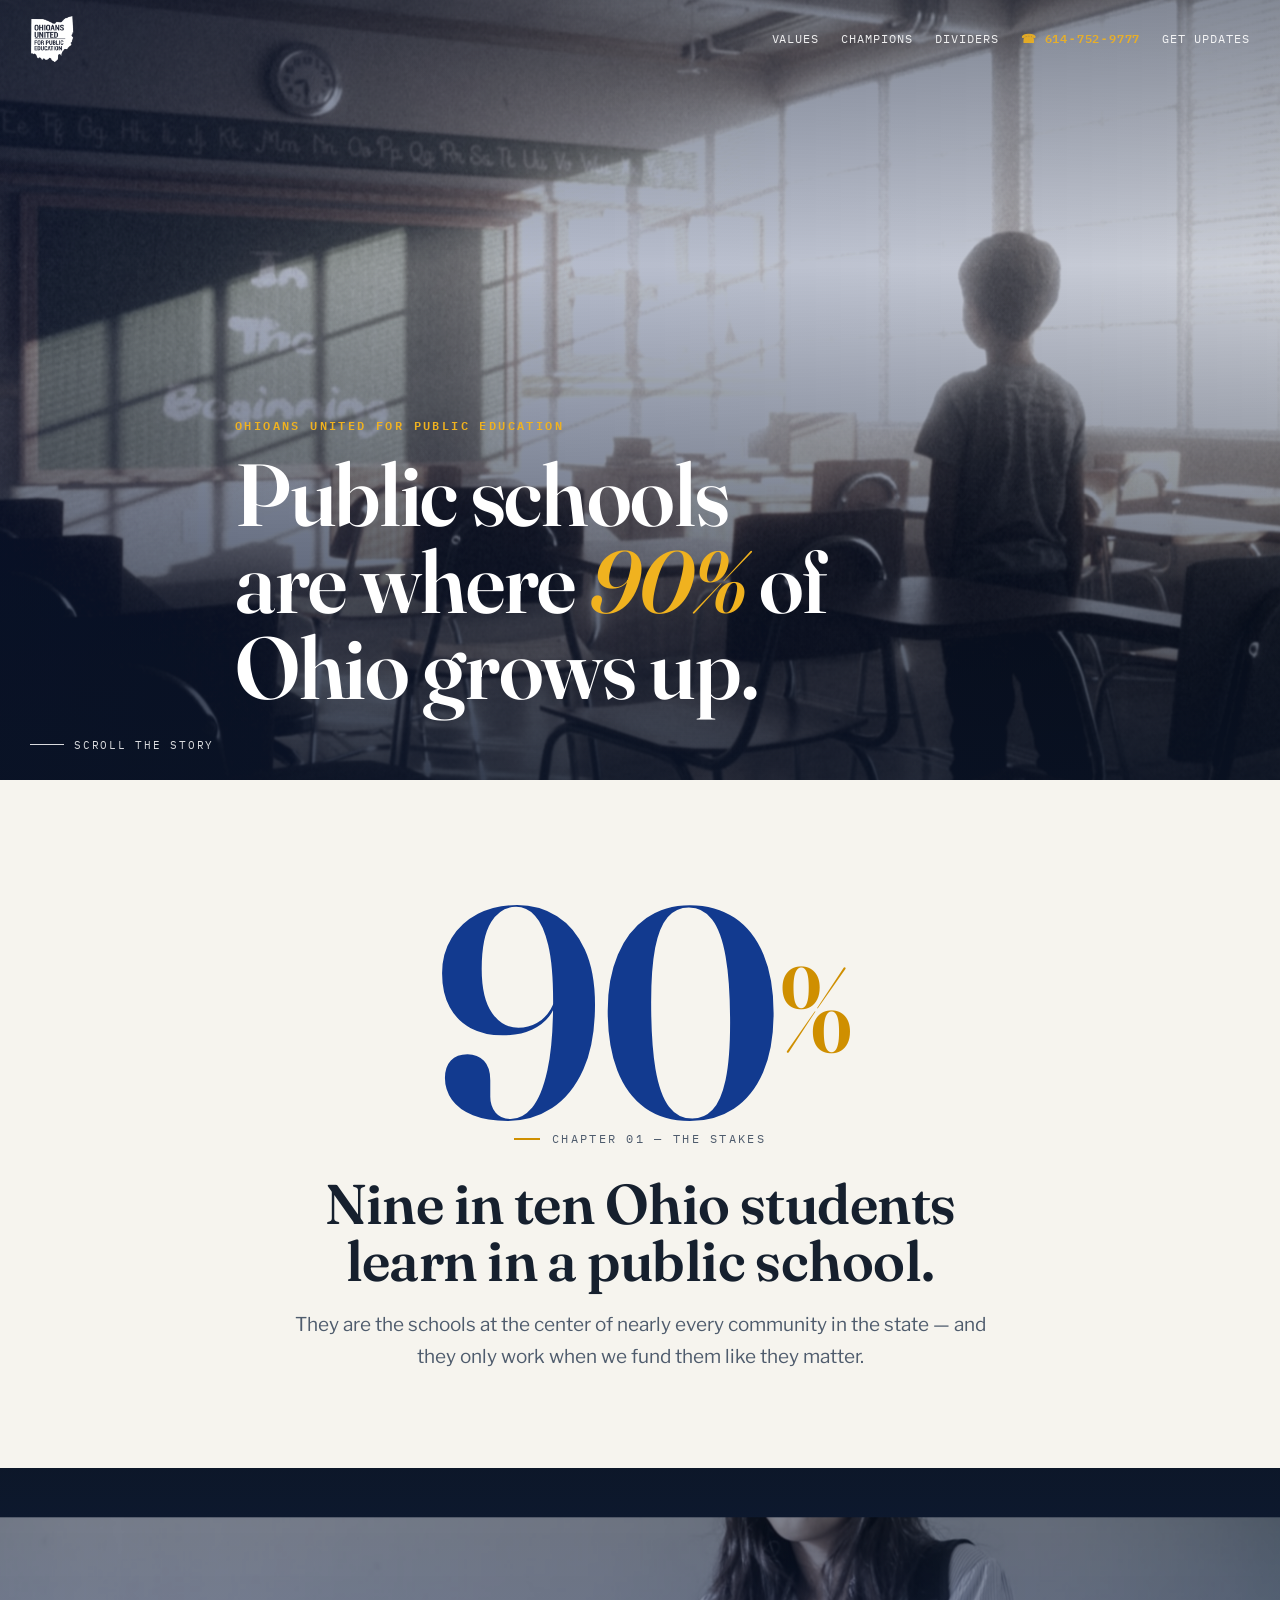
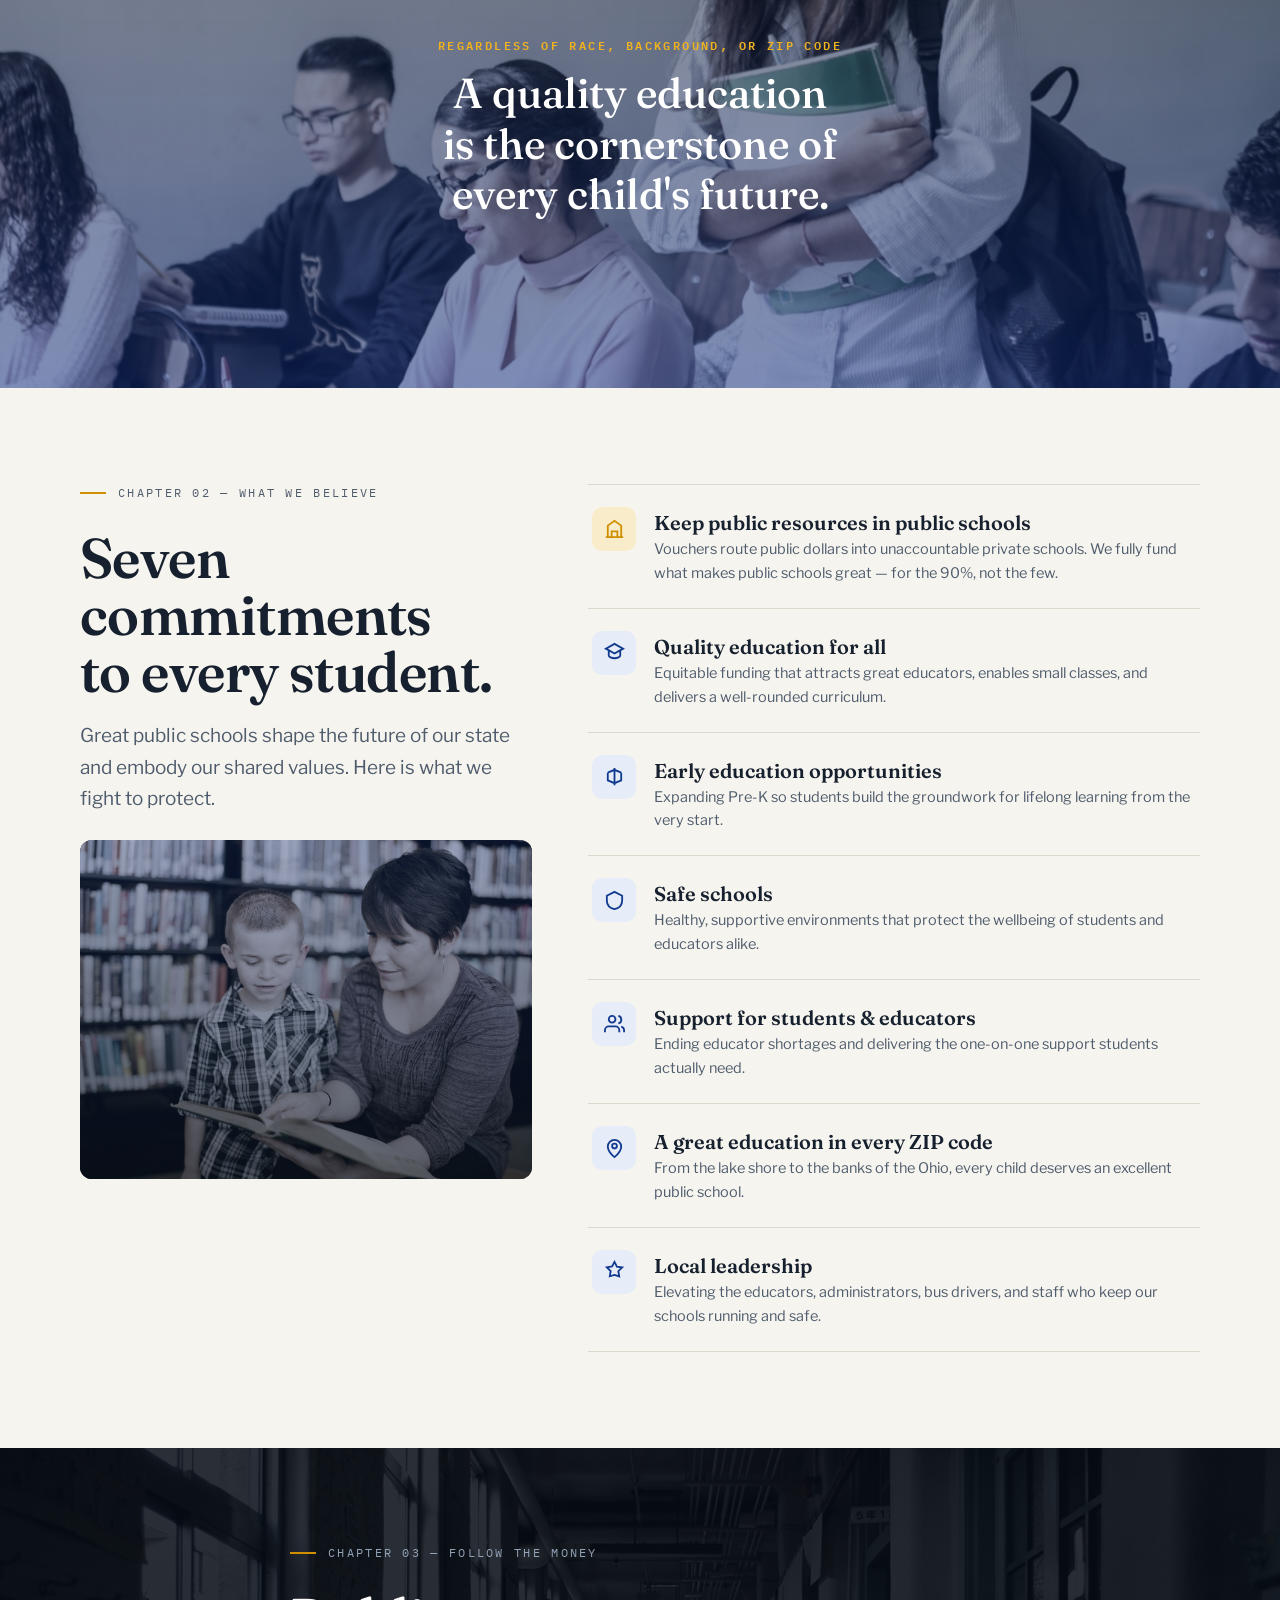
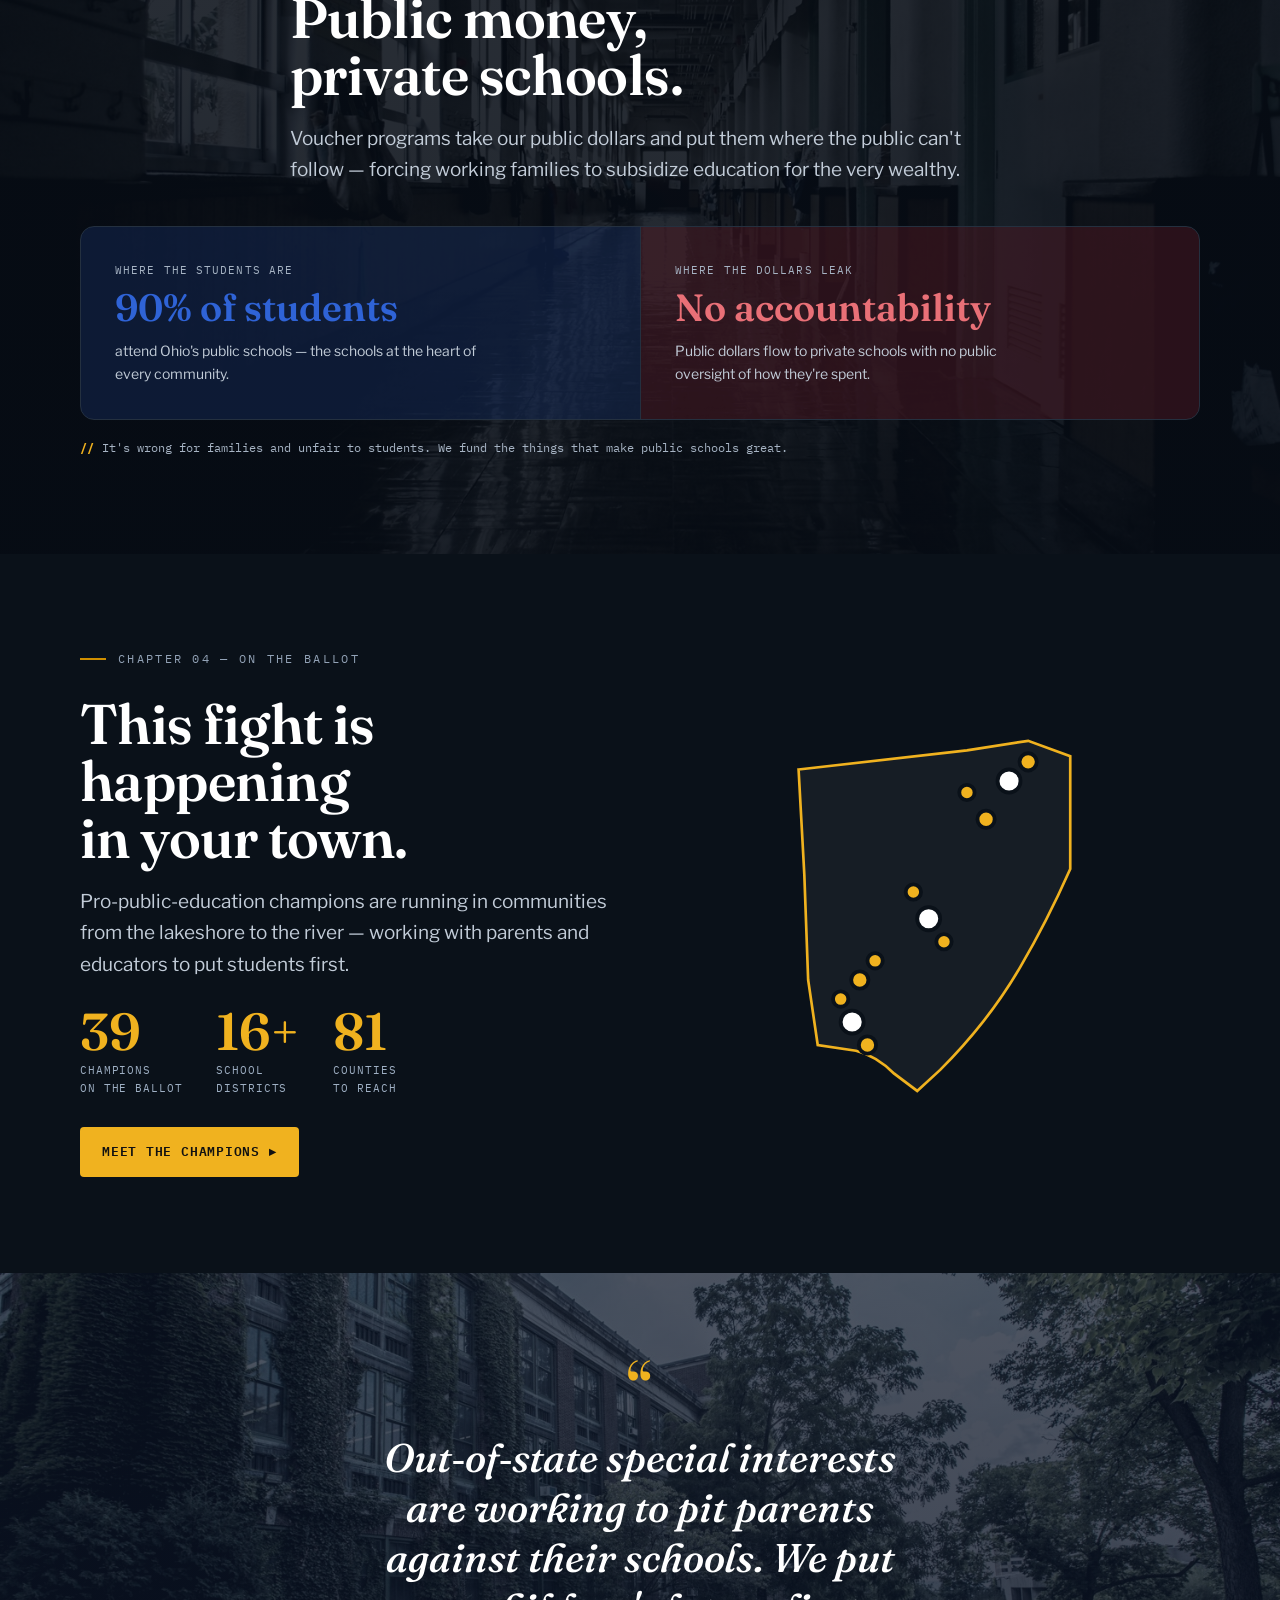
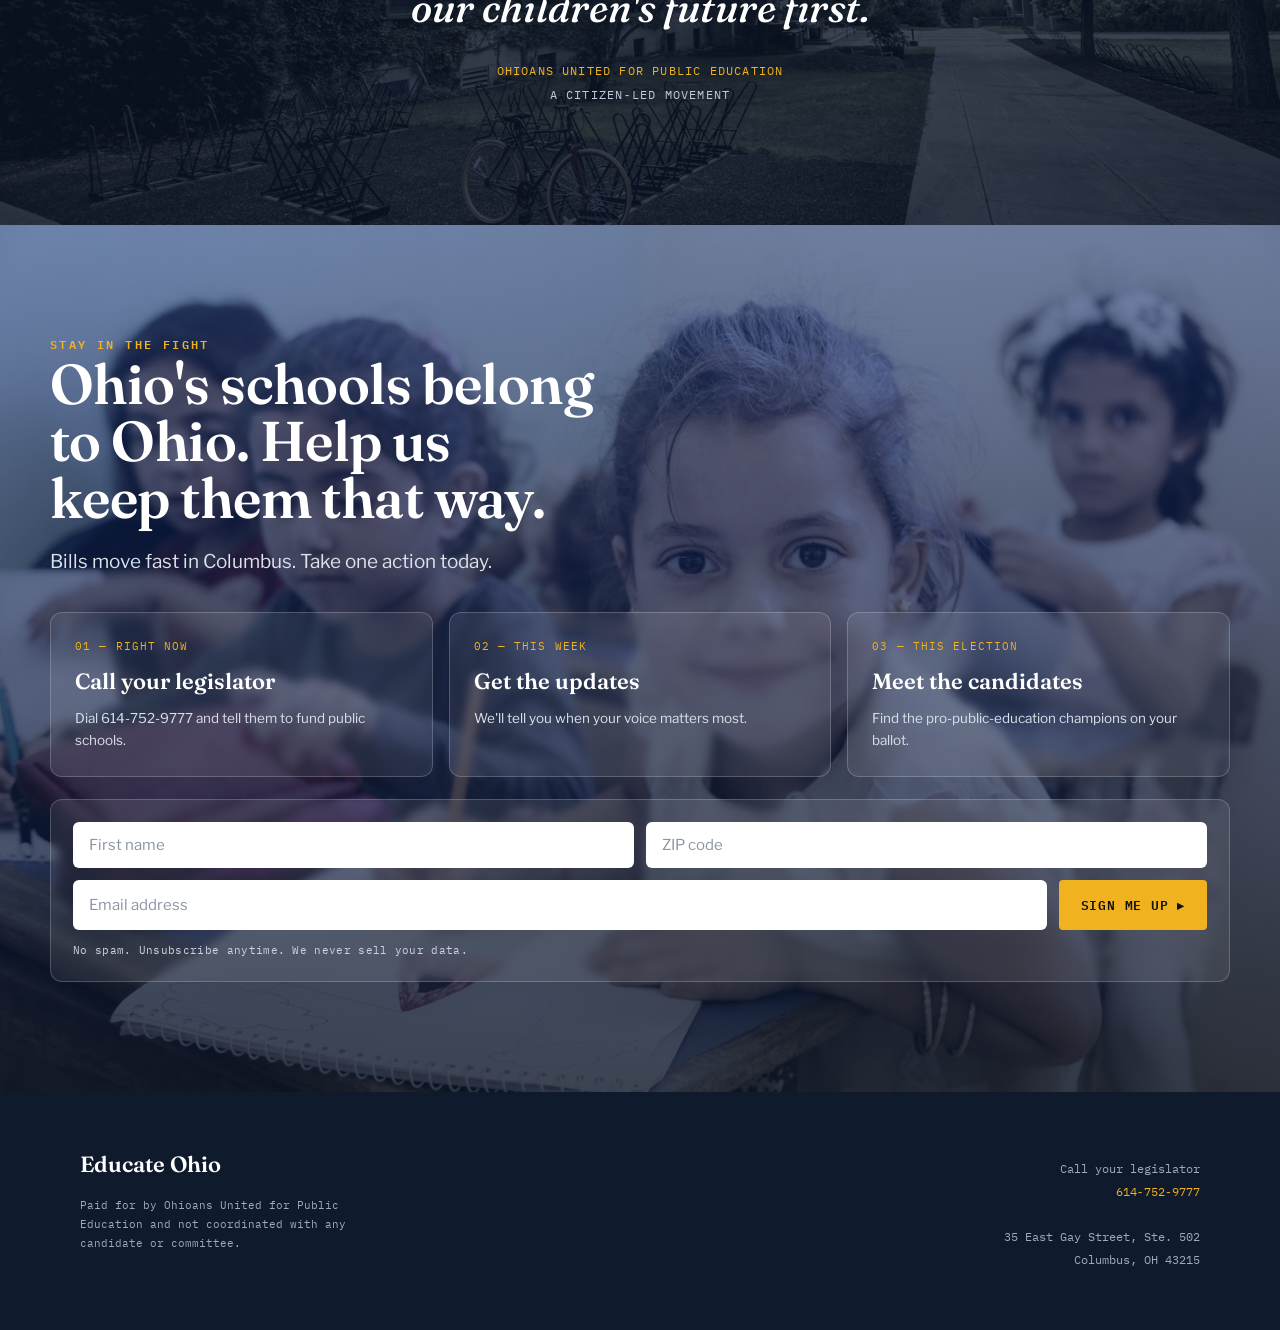
<file: index.html>
<!DOCTYPE html>
<html lang="en">
<head>
<meta charset="utf-8">
<meta name="viewport" content="width=device-width, initial-scale=1">
<title>Educate Ohio — Public Schools Are Where 90% of Ohio Grows Up</title>
<meta name="description" content="Ohioans United for Public Education — a citizen-led movement fighting for the public schools 90% of Ohio students attend.">
<link rel="canonical" href="https://ohioedbuild2.netlify.app/">
<meta property="og:type" content="website">
<meta property="og:site_name" content="Educate Ohio">
<meta property="og:title" content="Public schools are where 90% of Ohio grows up.">
<meta property="og:description" content="Ohioans United for Public Education — a citizen-led movement fighting for the public schools 90% of Ohio students attend.">
<meta property="og:url" content="https://ohioedbuild2.netlify.app/">
<meta property="og:image" content="https://ohioedbuild2.netlify.app/assets/img/og/og-cover.jpg">
<meta property="og:image:width" content="1200">
<meta property="og:image:height" content="630">
<meta property="og:image:alt" content="A child in an Ohio public-school classroom, with the words: Public schools are where 90% of Ohio grows up.">
<meta name="twitter:card" content="summary_large_image">
<meta name="twitter:title" content="Public schools are where 90% of Ohio grows up.">
<meta name="twitter:description" content="Ohioans United for Public Education — fighting for the schools 90% of Ohio students attend.">
<meta name="twitter:image" content="https://ohioedbuild2.netlify.app/assets/img/og/og-cover.jpg">
<link rel="preconnect" href="https://fonts.googleapis.com">
<link rel="preconnect" href="https://fonts.gstatic.com" crossorigin>
<link rel="stylesheet" href="https://fonts.googleapis.com/css2?family=Fraunces:ital,opsz,wght@0,9..144,400;0,9..144,500;0,9..144,600;0,9..144,700;1,9..144,500&family=Libre+Franklin:wght@400;500;600;700&family=IBM+Plex+Mono:wght@400;500;600&display=swap">
<link rel="stylesheet" href="assets/css/style.css">
</head>
<body>

<header class="topbar" id="topbar">
  <a class="brand" href="index.html" aria-label="Educate Ohio — Ohioans United for Public Education">
    <img class="logo-white" src="assets/img/logo/logo-white.png" alt="Ohioans United for Public Education" width="44" height="46">
    <img class="logo-color" src="assets/img/logo/logo-color.png" alt="" aria-hidden="true" width="56" height="46">
  </a>
  <button class="menu-toggle" id="menuToggle" aria-label="Menu" aria-expanded="false" aria-controls="nav"><span></span></button>
  <nav id="nav">
    <a href="#values" class="hide">Values</a>
    <a href="candidates.html">Champions</a>
    <a href="dividers.html" class="hide">Dividers</a>
    <a href="tel:6147529777" class="call">&#9742; 614&#8209;752&#8209;9777</a>
    <a href="#act">Get Updates</a>
  </nav>
</header>

<main id="top">

  <!-- HERO -->
  <section class="hero">
    <div class="figduo"><img data-parallax="0.06" src="assets/img/photos/hero-classroom.jpg" alt="A child stands alone in a sunlit public-school classroom" fetchpriority="high"></div>
    <div class="wrap hero-inner">
      <p class="eyebrow">Ohioans united for public education</p>
      <h1>Public schools are where <em>90%</em> of Ohio grows up.</h1>
    </div>
    <div class="scrollcue"><span class="ln"></span> Scroll the story</div>
  </section>

  <!-- CHAPTER 1 · THE STAKES -->
  <section class="chapter stakes">
    <div class="wrap narrow reveal">
      <div class="num"><span data-count="90">90</span><span class="pct">%</span></div>
      <p class="chap-label center">Chapter 01 — The stakes</p>
      <h2 class="big">Nine in ten Ohio students learn in a public school.</h2>
      <p class="lead">They are the schools at the center of nearly every community in the state — and they only work when we fund them like they matter.</p>
    </div>
  </section>

  <!-- BAND · parallax image -->
  <section class="band">
    <div class="figduo"><img data-parallax="0.14" src="assets/img/photos/quality.jpg" alt="Diverse students in an Ohio classroom"></div>
    <div class="band-inner reveal">
      <p class="eyebrow">Regardless of race, background, or ZIP code</p>
      <p class="line">A quality education is the cornerstone of every child's future.</p>
    </div>
  </section>

  <!-- CHAPTER 2 · VALUES -->
  <section class="chapter" id="values">
    <div class="wrap values">
      <div class="side reveal">
        <p class="chap-label">Chapter 02 — What we believe</p>
        <h2 class="big">Seven commitments to every student.</h2>
        <p class="lead">Great public schools shape the future of our state and embody our shared values. Here is what we fight to protect.</p>
        <div class="thumb"><div class="figduo"><img loading="lazy" src="assets/img/photos/educators.jpg" alt="A teacher reading with a young student"></div></div>
      </div>
      <div class="vlist reveal">
        <div class="vitem flag">
          <span class="ico"><svg viewBox="0 0 24 24"><path d="M3 21h18M5 21V9l7-5 7 5v12M9 21v-6h6v6"/></svg></span>
          <div><h3>Keep public resources in public schools</h3>
          <p>Vouchers route public dollars into unaccountable private schools. We fully fund what makes public schools great — for the 90%, not the few.</p></div>
        </div>
        <div class="vitem">
          <span class="ico"><svg viewBox="0 0 24 24"><path d="M12 3l9 5-9 5-9-5 9-5zM6 10v5c0 1.5 3 3 6 3s6-1.5 6-3v-5"/></svg></span>
          <div><h3>Quality education for all</h3>
          <p>Equitable funding that attracts great educators, enables small classes, and delivers a well&#8209;rounded curriculum.</p></div>
        </div>
        <div class="vitem">
          <span class="ico"><svg viewBox="0 0 24 24"><path d="M12 3v18M5 8l7-3 7 3M5 8v8l7 3 7-3V8"/></svg></span>
          <div><h3>Early education opportunities</h3>
          <p>Expanding Pre&#8209;K so students build the groundwork for lifelong learning from the very start.</p></div>
        </div>
        <div class="vitem">
          <span class="ico"><svg viewBox="0 0 24 24"><path d="M12 3l8 4v5c0 5-3.5 8-8 9-4.5-1-8-4-8-9V7l8-4z"/></svg></span>
          <div><h3>Safe schools</h3>
          <p>Healthy, supportive environments that protect the wellbeing of students and educators alike.</p></div>
        </div>
        <div class="vitem">
          <span class="ico"><svg viewBox="0 0 24 24"><path d="M17 20v-2a4 4 0 0 0-4-4H6a4 4 0 0 0-4 4v2M9.5 10a3.5 3.5 0 1 0 0-7 3.5 3.5 0 0 0 0 7zM22 20v-2a4 4 0 0 0-3-3.9M16 3.1a4 4 0 0 1 0 7.8"/></svg></span>
          <div><h3>Support for students &amp; educators</h3>
          <p>Ending educator shortages and delivering the one&#8209;on&#8209;one support students actually need.</p></div>
        </div>
        <div class="vitem">
          <span class="ico"><svg viewBox="0 0 24 24"><path d="M12 21s-7-5.5-7-11a7 7 0 0 1 14 0c0 5.5-7 11-7 11zM12 12a2.5 2.5 0 1 0 0-5 2.5 2.5 0 0 0 0 5z"/></svg></span>
          <div><h3>A great education in every ZIP code</h3>
          <p>From the lake shore to the banks of the Ohio, every child deserves an excellent public school.</p></div>
        </div>
        <div class="vitem">
          <span class="ico"><svg viewBox="0 0 24 24"><path d="M12 2l2.5 5 5.5.8-4 3.9.9 5.5L12 15.5 7.1 17l.9-5.5-4-3.9 5.5-.8L12 2z"/></svg></span>
          <div><h3>Local leadership</h3>
          <p>Elevating the educators, administrators, bus drivers, and staff who keep our schools running and safe.</p></div>
        </div>
      </div>
    </div>
  </section>

  <!-- CHAPTER 3 · MONEY -->
  <section class="chapter money-sec">
    <div class="figduo"><img loading="lazy" src="assets/img/photos/hallway.jpg" alt="An empty school hallway"></div>
    <div class="wrap narrow reveal">
      <p class="chap-label">Chapter 03 — Follow the money</p>
      <h2 class="big">Public money, private schools.</h2>
      <p class="lead">Voucher programs take our public dollars and put them where the public can't follow — forcing working families to subsidize education for the very wealthy.</p>
    </div>
    <div class="wrap reveal">
      <div class="money-grid">
        <div class="cell public">
          <p class="tag">Where the students are</p>
          <p class="amt">90% of students</p>
          <p class="d">attend Ohio's public schools — the schools at the heart of every community.</p>
        </div>
        <div class="cell private">
          <p class="tag">Where the dollars leak</p>
          <p class="amt">No accountability</p>
          <p class="d">Public dollars flow to private schools with no public oversight of how they're spent.</p>
        </div>
      </div>
      <p class="money-note"><b>//</b> It's wrong for families and unfair to students. We fund the things that make public schools great.</p>
    </div>
  </section>

  <!-- CHAPTER 4 · CHAMPIONS -->
  <section class="chapter map-sec" id="champions">
    <div class="wrap map-grid">
      <div class="reveal">
        <p class="chap-label">Chapter 04 — On the ballot</p>
        <h2 class="big">This fight is happening in your town.</h2>
        <p class="lead">Pro&#8209;public&#8209;education champions are running in communities from the lakeshore to the river — working with parents and educators to put students first.</p>
        <div class="punch">
          <div class="p"><div class="n"><span data-count="43">43</span></div><div class="l">Champions<br>on the ballot</div></div>
          <div class="p"><div class="n"><span data-count="18">18</span>+</div><div class="l">School<br>districts</div></div>
          <div class="p"><div class="n"><span data-count="88">88</span></div><div class="l">Counties<br>to reach</div></div>
        </div>
        <a class="btn gold" href="candidates.html">Meet the champions &#9656;</a>
      </div>
      <div class="map-box reveal">
        <svg viewBox="0 0 200 230" role="img" aria-label="Map of Ohio with pins marking school districts that have pro-public-education candidates">
          <path class="state" d="M30 40 L118 30 L150 25 L172 33 L172 92 C164 110 156 126 146 143 C135 162 121 180 104 197 L92 208 L80 199 C74 193 68 189 60 187 L40 184 L35 150 L33 95 Z"/>
          <circle class="pin big" cx="140" cy="46" r="6"><title>Northeast Ohio</title></circle>
          <circle class="pin" cx="150" cy="36" r="4.5"/>
          <circle class="pin" cx="128" cy="66" r="4.5"/>
          <circle class="pin" cx="118" cy="52" r="4"/>
          <circle class="pin big" cx="98" cy="118" r="6"><title>Central Ohio</title></circle>
          <circle class="pin" cx="90" cy="104" r="4"/>
          <circle class="pin" cx="106" cy="130" r="4"/>
          <circle class="pin big" cx="58" cy="172" r="6"><title>Southwest Ohio</title></circle>
          <circle class="pin" cx="66" cy="184" r="4.5"/>
          <circle class="pin" cx="62" cy="150" r="4.5"/>
          <circle class="pin" cx="52" cy="160" r="4"/>
          <circle class="pin" cx="70" cy="140" r="4"/>
        </svg>
      </div>
    </div>
  </section>

  <!-- CHAPTER 5 · VOICE -->
  <section class="voice">
    <div class="figduo"><img loading="lazy" src="assets/img/photos/community.jpg" alt="An Ohio public school building"></div>
    <div class="wrap inner narrow reveal">
      <span class="mark">&#8220;</span>
      <blockquote>Out&#8209;of&#8209;state special interests are working to pit parents against their schools. We put our children's future first.</blockquote>
      <cite>Ohioans United for Public Education<span>A citizen&#8209;led movement</span></cite>
    </div>
  </section>

  <!-- CHAPTER 6 · ACTION -->
  <section class="action" id="act">
    <div class="figduo"><img loading="lazy" src="assets/img/photos/early.jpg" alt="A smiling student in an Ohio classroom"></div>
    <div class="wrap inner reveal">
      <p class="eyebrow">Stay in the fight</p>
      <h2 class="big">Ohio's schools belong to Ohio. Help us keep them that way.</h2>
      <p class="lead">Bills move fast in Columbus. Take one action today.</p>
      <div class="act-cards">
        <a class="act" href="tel:6147529777">
          <span class="k">01 — Right now</span>
          <span class="t">Call your legislator</span>
          <span class="s">Dial 614&#8209;752&#8209;9777 and tell them to fund public schools.</span>
        </a>
        <a class="act" href="#getform">
          <span class="k">02 — This week</span>
          <span class="t">Get the updates</span>
          <span class="s">We'll tell you when your voice matters most.</span>
        </a>
        <a class="act" href="candidates.html">
          <span class="k">03 — This election</span>
          <span class="t">Meet the candidates</span>
          <span class="s">Find the pro&#8209;public&#8209;education champions on your ballot.</span>
        </a>
      </div>

      <form class="signup-form" id="getform" name="signup" method="POST"
            data-netlify="true" netlify-honeypot="bot-field" action="/?subscribed=1">
        <input type="hidden" name="form-name" value="signup">
        <p class="hp"><label>Don't fill this out if you're human: <input name="bot-field"></label></p>
        <div class="frow">
          <input type="text" name="first_name" placeholder="First name" aria-label="First name" autocomplete="given-name">
          <input type="text" name="zip" placeholder="ZIP code" aria-label="ZIP code" inputmode="numeric" autocomplete="postal-code">
        </div>
        <div class="frow2">
          <input type="email" name="email" placeholder="Email address" aria-label="Email address" autocomplete="email" required>
          <button class="btn gold" type="submit">Sign me up &#9656;</button>
        </div>
        <p class="fine">No spam. Unsubscribe anytime. We never sell your data.</p>
        <p class="form-msg" id="formMsg" role="status">Thanks — you're on the list. We'll be in touch.</p>
      </form>
    </div>
  </section>
</main>

<footer class="site">
  <div class="wrap grid">
    <div>
      <div class="brand">Educate Ohio</div>
      <p class="disc">Paid for by Ohioans United for Public Education and not coordinated with any candidate or committee.</p>
    </div>
    <p class="addr">
      Call your legislator<br><a href="tel:6147529777">614&#8209;752&#8209;9777</a><br><br>
      35 East Gay Street, Ste. 502<br>Columbus, OH 43215
    </p>
  </div>
</footer>

<div class="game-promo" id="gamePromo" role="complementary" aria-label="Play the game">
  <div class="gp-inner">
    <span class="gp-wheel" aria-hidden="true"><img src="assets/img/vivek-hub.png" alt=""></span>
    <div class="gp-text">
      <strong>The billionaire who'd defund your schools?</strong>
      <span>We made a rigged gameshow about it &mdash; and the house always wins.</span>
    </div>
    <a class="gp-cta" href="https://ohio-gameshow.netlify.app" target="_blank" rel="noopener">Play the rigged game ▸</a>
    <button class="gp-close" id="gpClose" aria-label="Dismiss">✕</button>
  </div>
</div>

<script src="assets/js/main.js" defer></script>
</body>
</html>
</file>
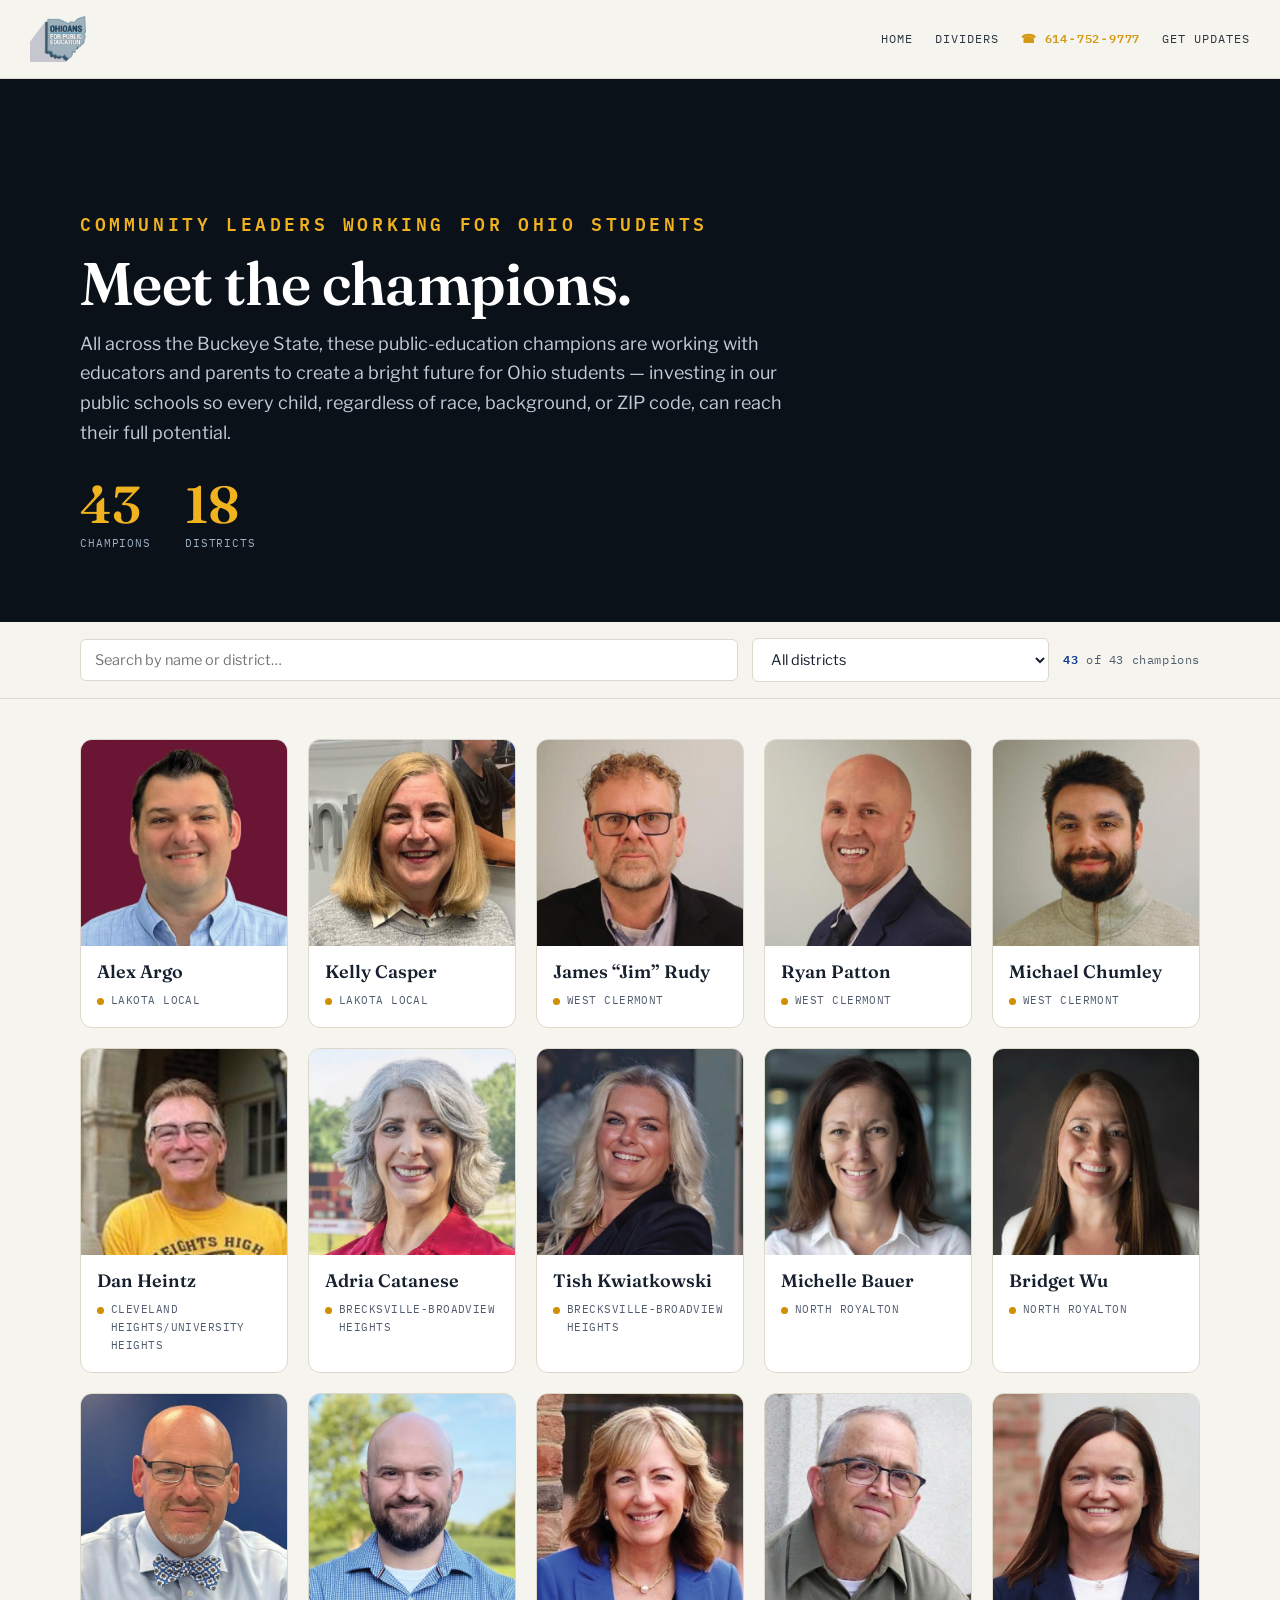
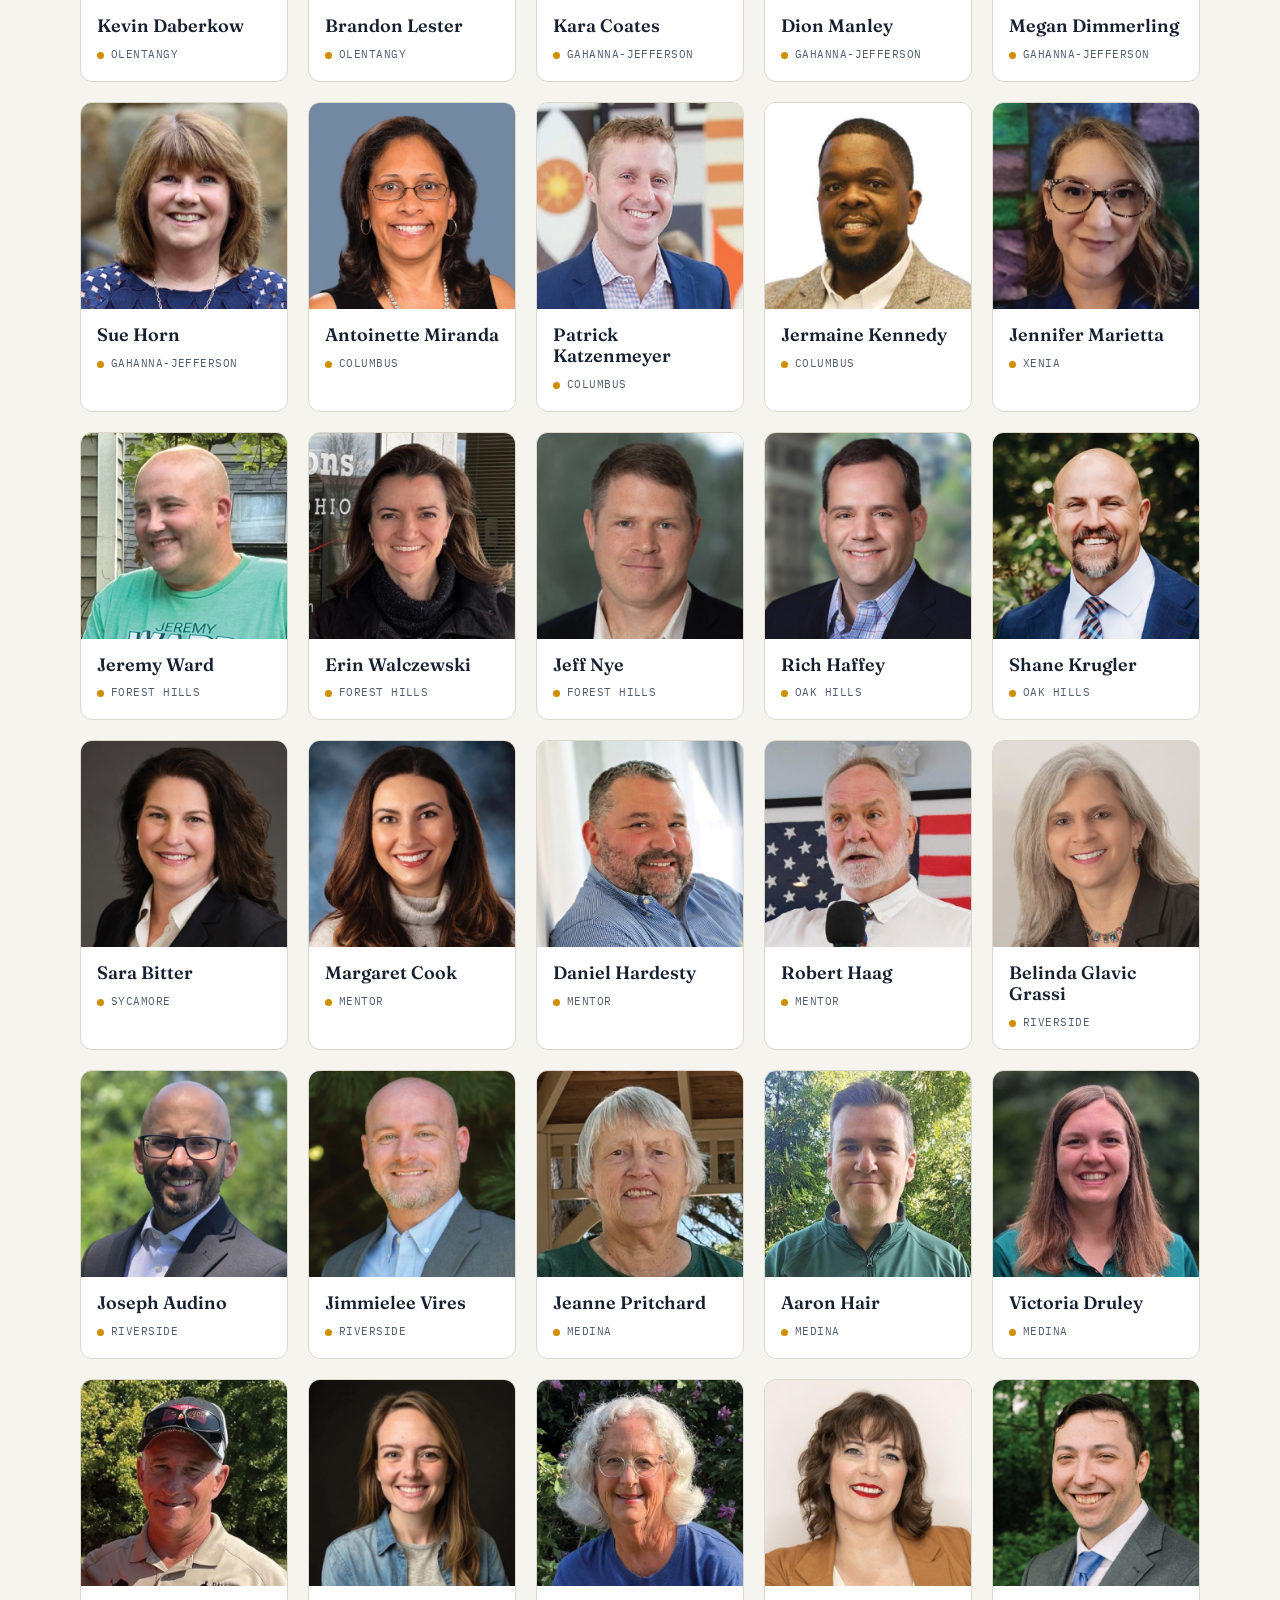
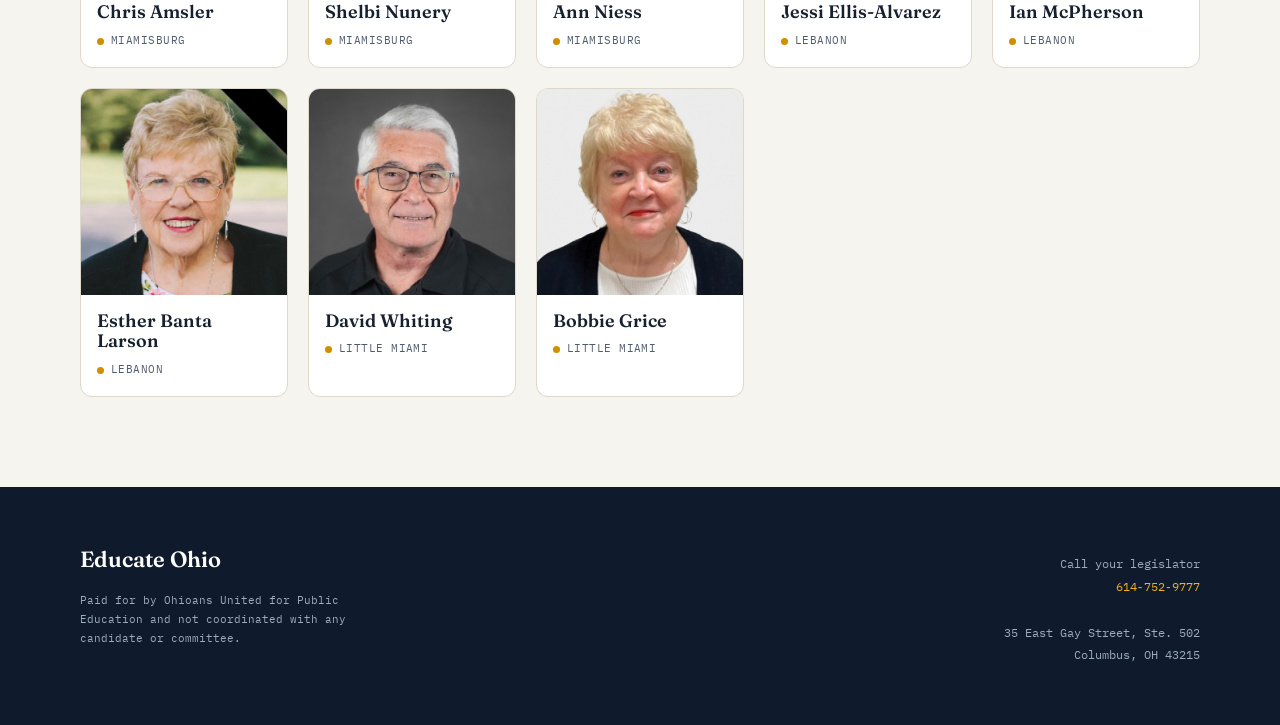
<file: candidates.html>
<!DOCTYPE html>
<html lang="en">
<head>
<meta charset="utf-8">
<meta name="viewport" content="width=device-width, initial-scale=1">
<title>Champions — Educate Ohio</title>
<meta name="description" content="Meet the 43 pro-public-education champions running across Ohio to invest in our public schools.">
<link rel="canonical" href="https://ohioedbuild2.netlify.app/candidates.html">
<meta property="og:type" content="website">
<meta property="og:site_name" content="Educate Ohio">
<meta property="og:title" content="Meet the champions — 43 leaders for Ohio's public schools">
<meta property="og:description" content="Community leaders across Ohio working with parents and educators to invest in our public schools.">
<meta property="og:url" content="https://ohioedbuild2.netlify.app/candidates.html">
<meta property="og:image" content="https://ohioedbuild2.netlify.app/assets/img/og/og-cover.jpg">
<meta property="og:image:width" content="1200">
<meta property="og:image:height" content="630">
<meta name="twitter:card" content="summary_large_image">
<meta name="twitter:title" content="Meet the champions — 43 leaders for Ohio's public schools">
<meta name="twitter:description" content="Community leaders across Ohio working to invest in our public schools.">
<meta name="twitter:image" content="https://ohioedbuild2.netlify.app/assets/img/og/og-cover.jpg">
<link rel="preconnect" href="https://fonts.googleapis.com">
<link rel="preconnect" href="https://fonts.gstatic.com" crossorigin>
<link rel="stylesheet" href="https://fonts.googleapis.com/css2?family=Fraunces:ital,opsz,wght@0,9..144,400;0,9..144,500;0,9..144,600;0,9..144,700;1,9..144,500&family=Libre+Franklin:wght@400;500;600;700&family=IBM+Plex+Mono:wght@400;500;600&display=swap">
<link rel="stylesheet" href="assets/css/style.css">
</head>
<body>

<header class="topbar static" id="topbar">
  <a class="brand" href="index.html" aria-label="Educate Ohio — Ohioans United for Public Education">
    <img class="logo-white" src="assets/img/logo/logo-white.png" alt="Ohioans United for Public Education" width="44" height="46">
    <img class="logo-color" src="assets/img/logo/logo-color.png" alt="" aria-hidden="true" width="56" height="46">
  </a>
  <button class="menu-toggle" id="menuToggle" aria-label="Menu" aria-expanded="false" aria-controls="nav"><span></span></button>
  <nav id="nav">
    <a href="index.html" class="hide">Home</a>
    <a href="dividers.html" class="hide">Dividers</a>
    <a href="tel:6147529777" class="call">&#9742; 614&#8209;752&#8209;9777</a>
    <a href="index.html#act">Get Updates</a>
  </nav>
</header>

<section class="page-head">
  <div class="wrap">
    <p class="eyebrow">Community leaders working for Ohio students</p>
    <h1>Meet the champions.</h1>
    <p>All across the Buckeye State, these public&#8209;education champions are working with educators and parents to create a bright future for Ohio students — investing in our public schools so every child, regardless of race, background, or ZIP code, can reach their full potential.</p>
    <div class="punch">
      <div class="p"><div class="n">43</div><div class="l">Champions</div></div>
      <div class="p"><div class="n">18</div><div class="l">Districts</div></div>
    </div>
  </div>
</section>

<div class="controls">
  <div class="wrap row">
    <input type="search" id="search" placeholder="Search by name or district…" aria-label="Search champions">
    <select id="district" aria-label="Filter by district">
      <option value="">All districts</option>
    </select>
    <span class="count" id="count"></span>
  </div>
</div>

<section class="roster">
  <div class="wrap">
    <div class="cgrid" id="cgrid" data-src="data/candidates.json" data-noun="champions"></div>
    <p class="empty" id="empty" hidden>No champions match your filters.</p>
  </div>
</section>

<footer class="site">
  <div class="wrap grid">
    <div>
      <div class="brand">Educate Ohio</div>
      <p class="disc">Paid for by Ohioans United for Public Education and not coordinated with any candidate or committee.</p>
    </div>
    <p class="addr">
      Call your legislator<br><a href="tel:6147529777">614&#8209;752&#8209;9777</a><br><br>
      35 East Gay Street, Ste. 502<br>Columbus, OH 43215
    </p>
  </div>
</footer>

<script src="assets/js/main.js" defer></script>
<script src="assets/js/candidates.js" defer></script>
</body>
</html>
</file>
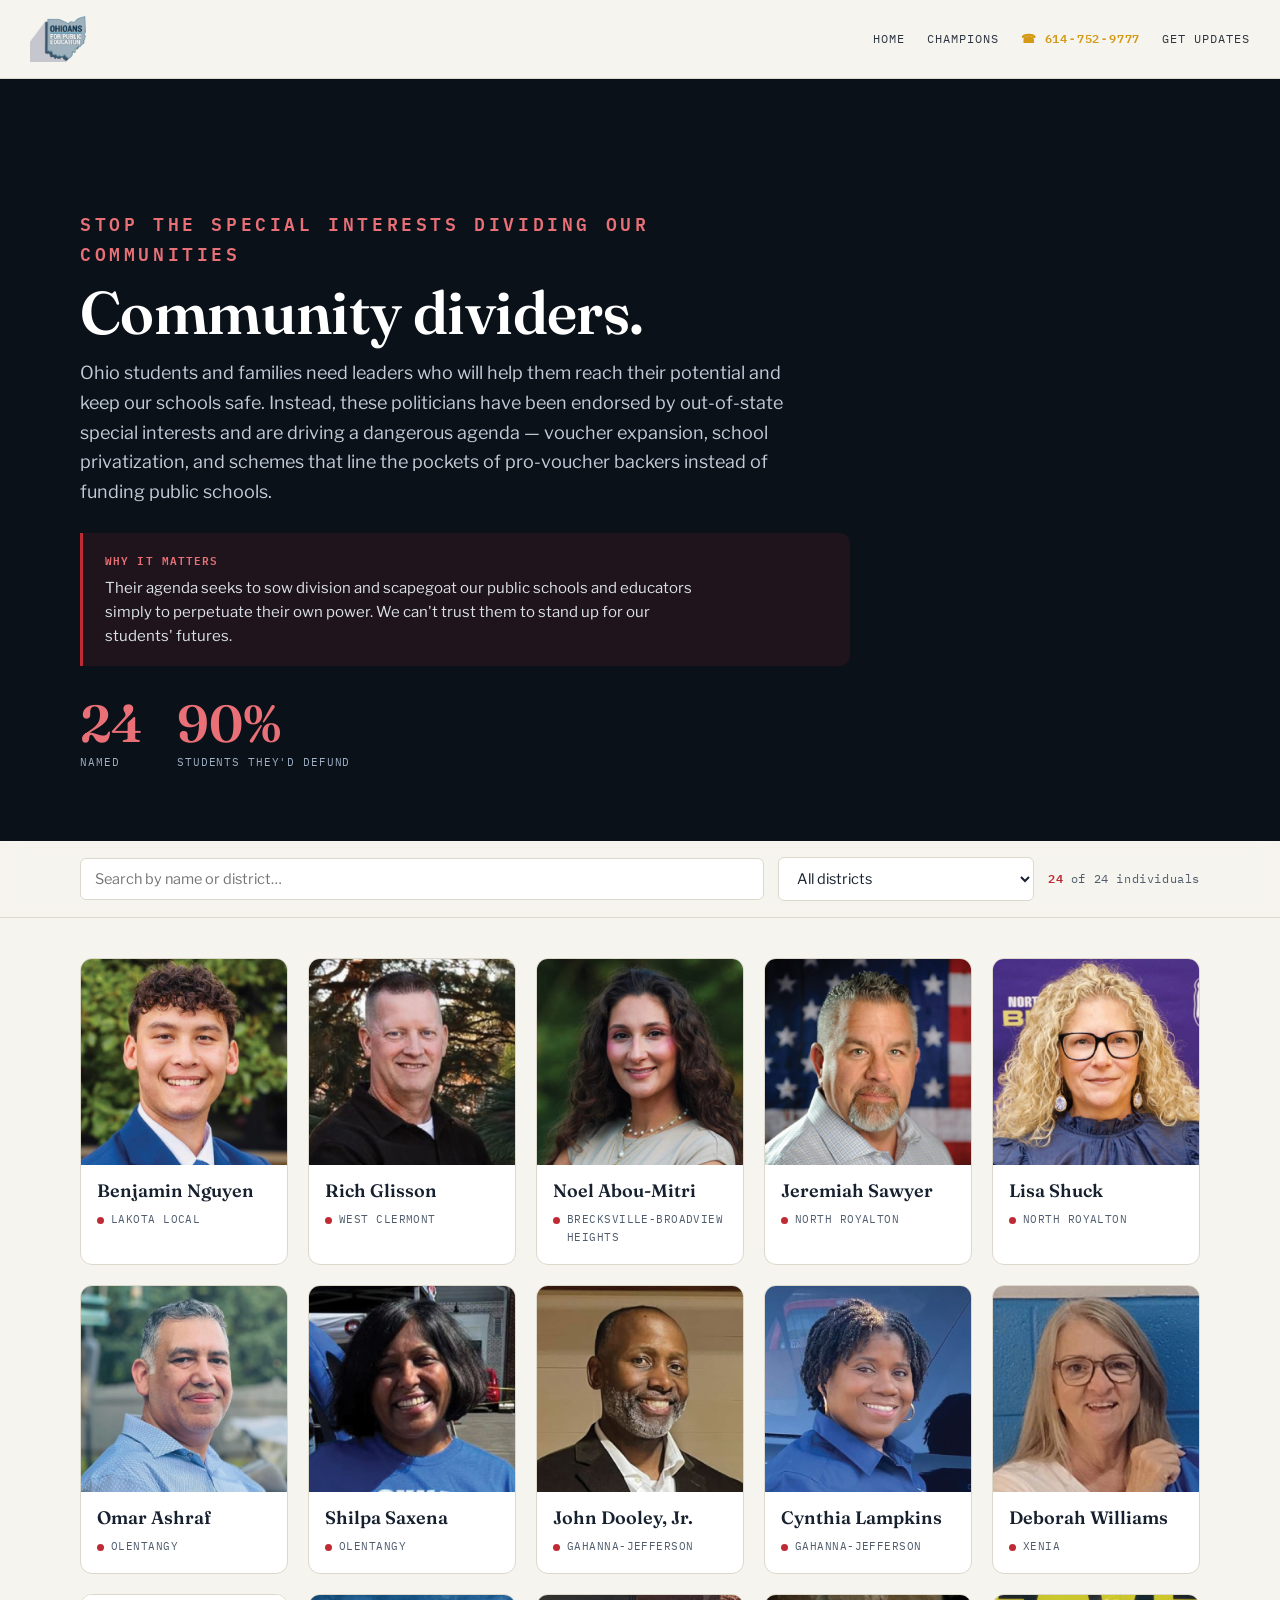
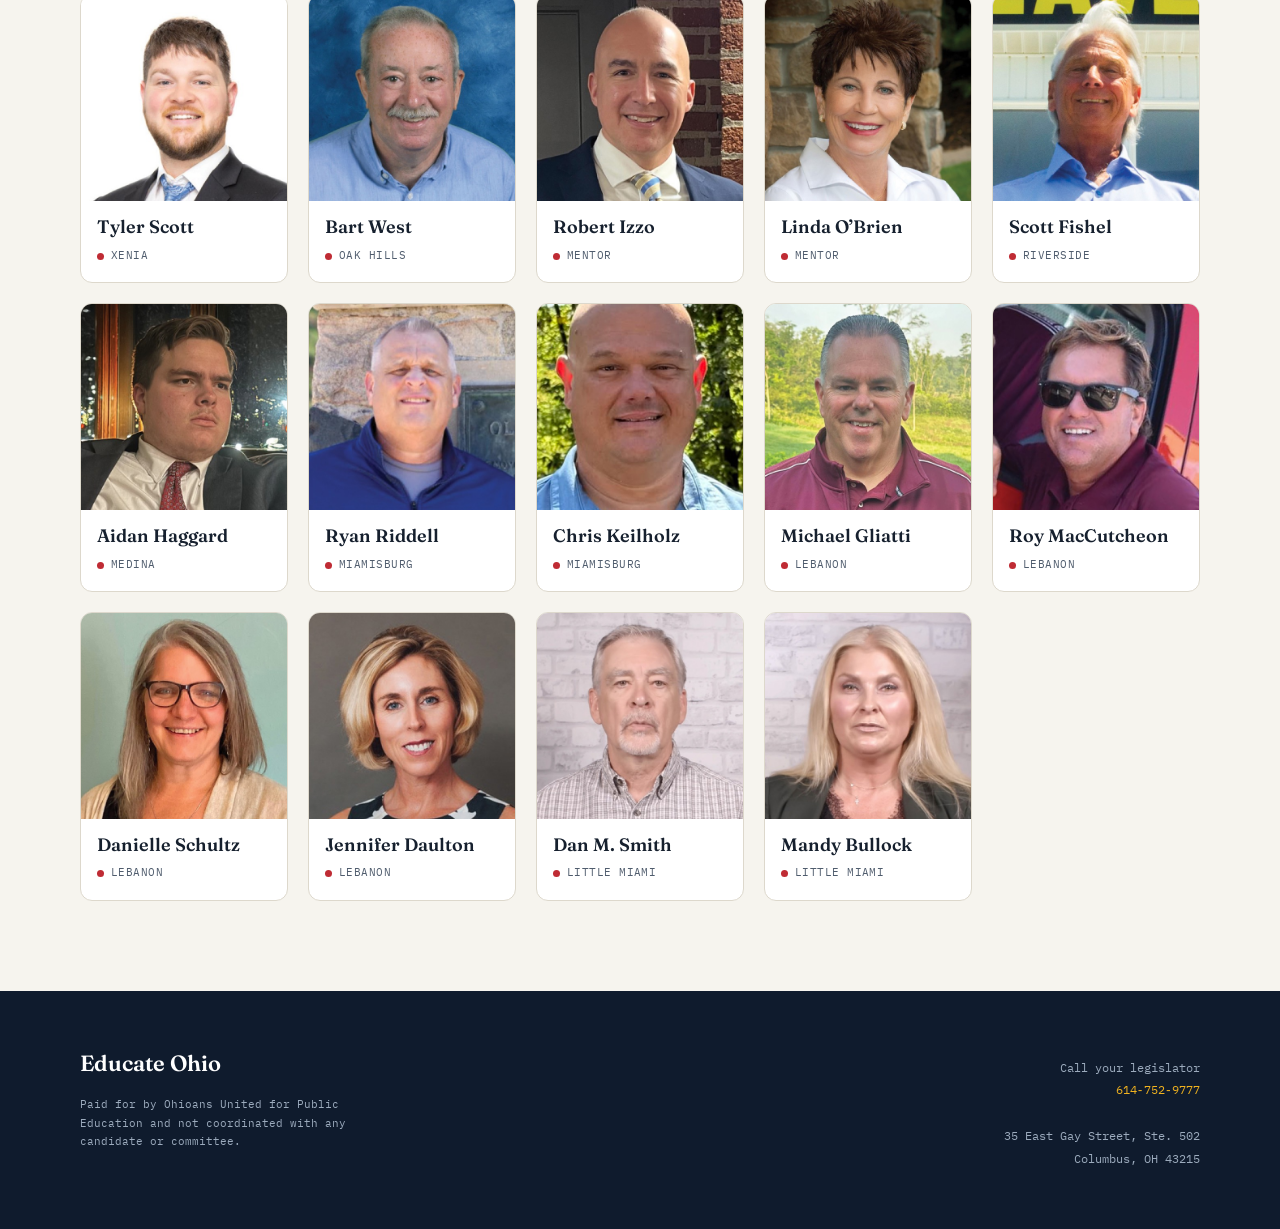
<file: dividers.html>
<!DOCTYPE html>
<html lang="en">
<head>
<meta charset="utf-8">
<meta name="viewport" content="width=device-width, initial-scale=1">
<title>Community Dividers — Educate Ohio</title>
<meta name="description" content="Politicians backed by out-of-state special interests who are pushing voucher expansion and privatization instead of funding Ohio's public schools.">
<link rel="canonical" href="https://ohioedbuild2.netlify.app/dividers.html">
<meta property="og:type" content="website">
<meta property="og:site_name" content="Educate Ohio">
<meta property="og:title" content="Community dividers — who's defunding Ohio's schools">
<meta property="og:description" content="Politicians backed by out-of-state special interests pushing vouchers and privatization instead of funding public schools.">
<meta property="og:url" content="https://ohioedbuild2.netlify.app/dividers.html">
<meta property="og:image" content="https://ohioedbuild2.netlify.app/assets/img/og/og-cover.jpg">
<meta property="og:image:width" content="1200">
<meta property="og:image:height" content="630">
<meta name="twitter:card" content="summary_large_image">
<meta name="twitter:title" content="Community dividers — who's defunding Ohio's schools">
<meta name="twitter:description" content="Politicians pushing vouchers and privatization instead of funding public schools.">
<meta name="twitter:image" content="https://ohioedbuild2.netlify.app/assets/img/og/og-cover.jpg">
<link rel="preconnect" href="https://fonts.googleapis.com">
<link rel="preconnect" href="https://fonts.gstatic.com" crossorigin>
<link rel="stylesheet" href="https://fonts.googleapis.com/css2?family=Fraunces:ital,opsz,wght@0,9..144,400;0,9..144,500;0,9..144,600;0,9..144,700;1,9..144,500&family=Libre+Franklin:wght@400;500;600;700&family=IBM+Plex+Mono:wght@400;500;600&display=swap">
<link rel="stylesheet" href="assets/css/style.css">
</head>
<body class="warn">

<header class="topbar static" id="topbar">
  <a class="brand" href="index.html" aria-label="Educate Ohio — Ohioans United for Public Education">
    <img class="logo-white" src="assets/img/logo/logo-white.png" alt="Ohioans United for Public Education" width="44" height="46">
    <img class="logo-color" src="assets/img/logo/logo-color.png" alt="" aria-hidden="true" width="56" height="46">
  </a>
  <button class="menu-toggle" id="menuToggle" aria-label="Menu" aria-expanded="false" aria-controls="nav"><span></span></button>
  <nav id="nav">
    <a href="index.html" class="hide">Home</a>
    <a href="candidates.html" class="hide">Champions</a>
    <a href="tel:6147529777" class="call">&#9742; 614&#8209;752&#8209;9777</a>
    <a href="index.html#act">Get Updates</a>
  </nav>
</header>

<section class="page-head warn">
  <div class="wrap">
    <p class="eyebrow">Stop the special interests dividing our communities</p>
    <h1>Community dividers.</h1>
    <p>Ohio students and families need leaders who will help them reach their potential and keep our schools safe. Instead, these politicians have been endorsed by out&#8209;of&#8209;state special interests and are driving a dangerous agenda — voucher expansion, school privatization, and schemes that line the pockets of pro&#8209;voucher backers instead of funding public schools.</p>
    <div class="callout">
      <p class="tag">Why it matters</p>
      <p>Their agenda seeks to sow division and scapegoat our public schools and educators simply to perpetuate their own power. We can't trust them to stand up for our students' futures.</p>
    </div>
    <div class="punch">
      <div class="p"><div class="n">24</div><div class="l">Named</div></div>
      <div class="p"><div class="n">90%</div><div class="l">Students they'd defund</div></div>
    </div>
  </div>
</section>

<div class="controls">
  <div class="wrap row">
    <input type="search" id="search" placeholder="Search by name or district…" aria-label="Search list">
    <select id="district" aria-label="Filter by district">
      <option value="">All districts</option>
    </select>
    <span class="count" id="count"></span>
  </div>
</div>

<section class="roster">
  <div class="wrap">
    <div class="cgrid" id="cgrid" data-src="data/dividers.json" data-noun="individuals"></div>
    <p class="empty" id="empty" hidden>No one matches your filters.</p>
  </div>
</section>

<footer class="site">
  <div class="wrap grid">
    <div>
      <div class="brand">Educate Ohio</div>
      <p class="disc">Paid for by Ohioans United for Public Education and not coordinated with any candidate or committee.</p>
    </div>
    <p class="addr">
      Call your legislator<br><a href="tel:6147529777">614&#8209;752&#8209;9777</a><br><br>
      35 East Gay Street, Ste. 502<br>Columbus, OH 43215
    </p>
  </div>
</footer>

<script src="assets/js/main.js" defer></script>
<script src="assets/js/candidates.js" defer></script>
</body>
</html>
</file>
<file: assets/css/style.css>
/* ============================================================
   Educate Ohio — shared styles
   Ohioans United for Public Education
   ============================================================ */
:root{
  --paper:#f6f4ee; --surface:#ffffff; --ink:#16202e; --ink-soft:#4f5c6d;
  --ink-deep:#0f1b2d; --line:#ddd8cc; --line-soft:#eae6db;
  --blue:#123a8f; --blue-bright:#2f63d6; --blue-wash:#e6ecf8;
  --gold:#cf8f00; --gold-bright:#f0b21f; --gold-wash:#f8ecca;
  --scarlet:#bf2b34; --scarlet-wash:#f6e0e0;
  --serif:'Fraunces',Georgia,'Times New Roman',serif;
  --sans:'Libre Franklin',system-ui,-apple-system,sans-serif;
  --mono:'IBM Plex Mono',ui-monospace,Menlo,monospace;
  --maxw:1180px;
}
@media (prefers-color-scheme:dark){:root:not([data-theme="light"]){
  --paper:#0d141d; --surface:#141f2c; --ink:#eef2f7; --ink-soft:#9cabbd;
  --ink-deep:#070d16; --line:#26323f; --line-soft:#1d2833;
  --blue:#6f9bef; --blue-bright:#8fb2f6; --blue-wash:#172742;
  --gold:#f0b21f; --gold-bright:#ffc648; --gold-wash:#33280d;
  --scarlet:#e56b72; --scarlet-wash:#3a1f22;
}}
:root[data-theme="dark"]{
  --paper:#0d141d; --surface:#141f2c; --ink:#eef2f7; --ink-soft:#9cabbd;
  --ink-deep:#070d16; --line:#26323f; --line-soft:#1d2833;
  --blue:#6f9bef; --blue-bright:#8fb2f6; --blue-wash:#172742;
  --gold:#f0b21f; --gold-bright:#ffc648; --gold-wash:#33280d;
  --scarlet:#e56b72; --scarlet-wash:#3a1f22;
}
*{box-sizing:border-box}
html{scroll-behavior:smooth}
body{margin:0;background:var(--paper);color:var(--ink);font-family:var(--sans);
  line-height:1.65;-webkit-font-smoothing:antialiased}
img{max-width:100%}
a{color:inherit}
.wrap{max-width:var(--maxw);margin:0 auto;padding:0 30px}
.narrow{max-width:760px}
.eyebrow{font-family:var(--mono);font-size:12px;letter-spacing:.2em;text-transform:uppercase;
  font-weight:600;color:var(--blue);margin:0}
.serif{font-family:var(--serif)}

/* ---------- reveal motion ---------- */
.js .reveal{opacity:0;transform:translateY(26px);
  transition:opacity .85s cubic-bezier(.2,.7,.2,1),transform .85s cubic-bezier(.2,.7,.2,1)}
.js .reveal.in{opacity:1;transform:none}
@media (prefers-reduced-motion:reduce){.js .reveal{opacity:1!important;transform:none!important}}

/* ---------- top bar ---------- */
.topbar{position:fixed;top:0;left:0;right:0;z-index:60;display:flex;align-items:center;gap:20px;
  padding:16px 30px;transition:background .3s,border-color .3s,color .3s;
  border-bottom:1px solid transparent;color:#fff}
.topbar.solid{background:color-mix(in srgb,var(--paper) 90%,transparent);backdrop-filter:blur(10px);
  border-bottom-color:var(--line);color:var(--ink)}
.topbar.static{position:sticky;background:color-mix(in srgb,var(--paper) 90%,transparent);
  backdrop-filter:blur(10px);border-bottom-color:var(--line);color:var(--ink)}
.topbar .brand{display:flex;align-items:center;text-decoration:none;margin-right:auto;line-height:0}
.topbar .brand img{height:46px;width:auto;display:block}
/* logo swap: white over the dark/transparent hero bar, color on the light solid bar */
.topbar .brand .logo-color{display:none}
.topbar .brand .logo-white{display:block}
.topbar.solid .brand .logo-white,.topbar.static .brand .logo-white{display:none}
.topbar.solid .brand .logo-color,.topbar.static .brand .logo-color{display:block}
/* in dark theme the solid/static bar is dark too, so keep the white mark there */
@media (prefers-color-scheme:dark){
  :root:not([data-theme="light"]) .topbar.solid .brand .logo-white,
  :root:not([data-theme="light"]) .topbar.static .brand .logo-white{display:block}
  :root:not([data-theme="light"]) .topbar.solid .brand .logo-color,
  :root:not([data-theme="light"]) .topbar.static .brand .logo-color{display:none}}
:root[data-theme="dark"] .topbar.solid .brand .logo-white,
:root[data-theme="dark"] .topbar.static .brand .logo-white{display:block}
:root[data-theme="dark"] .topbar.solid .brand .logo-color,
:root[data-theme="dark"] .topbar.static .brand .logo-color{display:none}
@media(max-width:760px){.topbar .brand img{height:40px}}
.topbar nav{display:flex;align-items:center;gap:22px;font-family:var(--mono);font-size:12px;
  letter-spacing:.08em;text-transform:uppercase}
.topbar nav a{text-decoration:none;opacity:.9}
.topbar nav a:hover{opacity:1}
.topbar .call{color:var(--gold-bright);font-weight:600}
.topbar.solid .call,.topbar.static .call{color:var(--gold)}
/* hamburger */
.menu-toggle{display:none;background:none;border:0;cursor:pointer;width:30px;height:30px;padding:0;
  position:relative;color:inherit;flex:none}
.menu-toggle span,.menu-toggle span::before,.menu-toggle span::after{position:absolute;left:4px;right:4px;
  height:2px;background:currentColor;border-radius:2px;transition:transform .25s ease,opacity .2s ease}
.menu-toggle span{top:14px}
.menu-toggle span::before{content:"";top:-7px}
.menu-toggle span::after{content:"";top:7px}
.menu-toggle[aria-expanded="true"] span{background:transparent}
.menu-toggle[aria-expanded="true"] span::before{top:0;transform:rotate(45deg)}
.menu-toggle[aria-expanded="true"] span::after{top:0;transform:rotate(-45deg)}
@media(max-width:760px){
  .menu-toggle{display:inline-flex;align-items:center;justify-content:center}
  .topbar .brand small{display:none}
  .topbar nav{position:absolute;top:100%;left:0;right:0;flex-direction:column;align-items:stretch;gap:0;
    background:var(--paper);border-bottom:1px solid var(--line);padding:6px 0;display:none}
  .topbar nav.open{display:flex}
  .topbar nav a,.topbar nav a.hide{display:block;padding:14px 30px;opacity:1;color:var(--ink)}
  .topbar nav a.call{color:var(--gold)}
}

/* ---------- image wash helper ---------- */
.figduo{position:relative;overflow:hidden;background:var(--ink-deep)}
.figduo img{width:100%;height:100%;object-fit:cover;display:block;
  filter:grayscale(.55) contrast(1.06) saturate(.72)}
.figduo::after{content:"";position:absolute;inset:0;pointer-events:none;
  background:linear-gradient(180deg,rgba(18,45,120,.34),rgba(11,20,38,.62))}

/* ---------- hero ---------- */
.hero{position:relative;height:min(90vh,780px);min-height:540px;display:flex;align-items:flex-end}
.hero .figduo{position:absolute;inset:0}
.hero .figduo img{will-change:transform;transform:scale(1.08)}
.hero .figduo::after{background:
  linear-gradient(180deg,rgba(11,20,38,.45) 0%,rgba(11,20,38,.12) 34%,rgba(11,20,38,.78) 100%),
  linear-gradient(90deg,rgba(18,45,120,.30),rgba(18,45,120,.10))}
.hero-inner{position:relative;z-index:2;color:#fff;padding-bottom:70px}
.hero .eyebrow{color:var(--gold-bright)}
.hero h1{font-family:var(--serif);font-weight:600;font-size:clamp(40px,7vw,88px);line-height:.98;
  letter-spacing:-.015em;margin:16px 0 0;max-width:15ch;text-wrap:balance}
.hero h1 em{font-style:italic;color:var(--gold-bright)}
.scrollcue{position:absolute;left:30px;bottom:26px;z-index:2;color:#fff;font-family:var(--mono);
  font-size:11px;letter-spacing:.16em;text-transform:uppercase;display:flex;align-items:center;gap:10px;opacity:.85}
.scrollcue .ln{width:34px;height:1px;background:#fff;position:relative;overflow:hidden}
.scrollcue .ln::after{content:"";position:absolute;inset:0;background:var(--gold-bright);
  transform:translateX(-100%);animation:sweep 2.4s ease-in-out infinite}
@keyframes sweep{0%{transform:translateX(-100%)}55%{transform:translateX(0)}100%{transform:translateX(100%)}}
@media(prefers-reduced-motion:reduce){.scrollcue .ln::after{animation:none;transform:none;opacity:.6}
  .hero .figduo img{transform:none}}

/* ---------- section scaffolding ---------- */
section{position:relative}
.chapter{padding:96px 0}
.chap-label{font-family:var(--mono);font-size:11.5px;letter-spacing:.2em;text-transform:uppercase;
  color:var(--ink-soft);display:flex;align-items:center;gap:12px;margin:0 0 26px}
.chap-label::before{content:"";width:26px;height:2px;background:var(--gold)}
.chap-label.center{justify-content:center}
h2.big{font-family:var(--serif);font-weight:600;font-size:clamp(30px,5vw,56px);line-height:1.02;
  letter-spacing:-.01em;margin:0 0 20px;text-wrap:balance}
.lead{font-size:19px;color:var(--ink-soft);max-width:56ch;margin:0}

/* ---------- stakes / big stat ---------- */
.stakes{text-align:center;padding:110px 0 96px}
.stakes .num{font-family:var(--serif);font-weight:600;font-size:clamp(140px,24vw,300px);line-height:.8;
  color:var(--blue);letter-spacing:-.02em;font-variant-numeric:tabular-nums}
.stakes .num .pct{font-size:.4em;color:var(--gold);vertical-align:.55em;margin-left:.03em}
.stakes h2.big{margin-top:6px}
.stakes .lead{margin:0 auto}

/* ---------- full-bleed parallax band ---------- */
.band{position:relative;height:min(60vh,520px);min-height:340px;display:flex;align-items:center;
  justify-content:center;text-align:center;color:#fff;overflow:hidden}
.band .figduo{position:absolute;inset:0}
.band .figduo img{will-change:transform}
.band .figduo::after{background:linear-gradient(180deg,rgba(11,20,38,.5),rgba(18,45,120,.55))}
.band .band-inner{position:relative;z-index:2;padding:0 30px}
.band .band-inner .eyebrow{color:var(--gold-bright)}
.band blockquote,.band p.line{font-family:var(--serif);font-weight:500;font-size:clamp(24px,3.6vw,42px);
  line-height:1.2;margin:12px auto 0;max-width:20ch;text-wrap:balance}

/* ---------- values ---------- */
.values{display:grid;grid-template-columns:minmax(0,.85fr) minmax(0,1.15fr);gap:56px;align-items:start}
.values .side{position:sticky;top:100px}
.values .side .thumb{margin-top:26px;border-radius:12px;overflow:hidden;aspect-ratio:4/3}
.values .side .thumb .figduo{height:100%}
.vlist{display:flex;flex-direction:column;border-top:1px solid var(--line)}
.vitem{display:grid;grid-template-columns:44px 1fr;gap:18px;padding:22px 4px;
  border-bottom:1px solid var(--line);align-items:start}
.vitem .ico{width:44px;height:44px;border-radius:10px;background:var(--blue-wash);color:var(--blue);
  display:grid;place-items:center}
.vitem.flag .ico{background:var(--gold-wash);color:var(--gold)}
.vitem .ico svg{width:23px;height:23px;stroke:currentColor;fill:none;stroke-width:1.9}
.vitem h3{font-family:var(--serif);font-weight:600;font-size:20px;margin:4px 0 4px;line-height:1.15}
.vitem p{margin:0;font-size:14.5px;color:var(--ink-soft)}
@media(max-width:860px){.values{grid-template-columns:1fr;gap:30px}.values .side{position:static}
  .values .side .thumb{display:none}}

/* ---------- money / voucher ---------- */
.money-sec{position:relative;overflow:hidden;color:#eef2f7}
.money-sec .figduo{position:absolute;inset:0}
.money-sec .figduo::after{background:linear-gradient(180deg,rgba(7,13,22,.86),rgba(7,13,22,.9))}
.money-sec .wrap{position:relative;z-index:2}
.money-sec .chap-label{color:#93a3b7}
.money-sec h2.big{color:#fff}
.money-sec .lead{color:#c2ccd8}
.money-grid{display:grid;grid-template-columns:1fr 1fr;gap:0;margin-top:40px;
  border:1px solid #24303f;border-radius:14px;overflow:hidden;background:rgba(10,17,25,.4)}
.money-grid .cell{padding:34px}
.money-grid .public{background:rgba(47,99,214,.16)}
.money-grid .private{background:rgba(191,43,52,.18);border-left:1px solid #24303f}
.money-grid .tag{font-family:var(--mono);font-size:11px;letter-spacing:.1em;text-transform:uppercase;
  color:#a7b4c4;margin:0 0 10px}
.money-grid .amt{font-family:var(--serif);font-weight:600;font-size:38px;line-height:1;margin:0}
.money-grid .public .amt{color:var(--blue-bright)}
.money-grid .private .amt{color:#e97077}
.money-grid p.d{font-size:14px;color:#c2ccd8;margin:12px 0 0;max-width:38ch}
.money-note{font-family:var(--mono);font-size:12px;color:#a7b4c4;margin:18px 0 0;
  display:flex;gap:8px;align-items:baseline}
.money-note b{color:var(--gold-bright)}
@media(max-width:640px){.money-grid{grid-template-columns:1fr}
  .money-grid .private{border-left:none;border-top:1px solid #24303f}}

/* ---------- champions / map ---------- */
.map-sec{background:var(--ink)}
:root:not([data-theme="light"]) .map-sec{background:#0a1119}
.map-sec{color:#eef2f7}
.map-grid{display:grid;grid-template-columns:1fr 1fr;gap:50px;align-items:center}
.map-sec .chap-label{color:#93a3b7}
.map-sec h2.big{color:#fff}
.map-sec .lead{color:#c2ccd8;margin-bottom:28px}
.punch{display:flex;gap:34px;margin:0 0 30px;flex-wrap:wrap}
.punch .p .n{font-family:var(--serif);font-weight:600;font-size:52px;line-height:.9;color:var(--gold-bright)}
.punch .p .l{font-family:var(--mono);font-size:11px;letter-spacing:.08em;text-transform:uppercase;
  color:#9fb0c4;margin-top:6px}
.map-box svg{width:100%;height:auto;max-height:440px;display:block}
.map-box .state{fill:rgba(255,255,255,.05);stroke:var(--gold-bright);stroke-width:1.4}
.map-box .pin{fill:var(--gold-bright);stroke:#0a1119;stroke-width:2;transition:transform .2s,fill .2s}
.map-box .pin.big{fill:#fff}
.map-box .pin:hover{transform:scale(1.35);transform-box:fill-box;transform-origin:center;fill:#fff;cursor:pointer}
@media(max-width:860px){.map-grid{grid-template-columns:1fr;gap:30px}}

/* ---------- buttons ---------- */
.btn{font-family:var(--mono);font-size:13px;letter-spacing:.06em;text-transform:uppercase;font-weight:600;
  text-decoration:none;padding:14px 22px;border-radius:4px;display:inline-flex;align-items:center;gap:9px;
  transition:transform .15s ease;border:none;cursor:pointer}
.btn:hover{transform:translateY(-2px)}
.btn.gold{background:var(--gold-bright);color:#111}
.btn.blue{background:var(--blue);color:#fff}
:root:not([data-theme="light"]) .btn.blue{color:#0d141d}
.btn.line{border:1.5px solid currentColor;background:transparent;color:inherit}

/* ---------- voice / quote ---------- */
.voice{position:relative;color:#fff}
.voice .figduo{position:absolute;inset:0}
.voice .figduo::after{background:linear-gradient(180deg,rgba(11,20,38,.72),rgba(11,20,38,.82))}
.voice .inner{position:relative;z-index:2;padding:120px 0;text-align:center}
.voice blockquote{font-family:var(--serif);font-weight:500;font-style:italic;
  font-size:clamp(24px,3.6vw,40px);line-height:1.25;margin:0 auto;max-width:22ch;text-wrap:balance}
.voice .mark{font-family:var(--serif);font-size:80px;line-height:0;color:var(--gold-bright);
  display:block;height:40px}
.voice cite{display:block;margin-top:28px;font-family:var(--mono);font-size:12px;letter-spacing:.1em;
  text-transform:uppercase;font-style:normal;color:var(--gold-bright)}
.voice cite span{display:block;color:#c2ccd8;margin-top:5px}

/* ---------- action ---------- */
.action{position:relative;color:#fff}
.action .figduo{position:absolute;inset:0}
.action .figduo::after{background:linear-gradient(180deg,rgba(18,45,120,.55),rgba(11,20,38,.8))}
.action .inner{position:relative;z-index:2;padding:110px 0}
.action .eyebrow{color:var(--gold-bright)}
.action h2.big{color:#fff;max-width:16ch}
.action .lead{color:#dbe2ea;margin-bottom:34px}
.act-cards{display:grid;grid-template-columns:repeat(3,1fr);gap:16px}
.act{background:rgba(255,255,255,.08);backdrop-filter:blur(4px);border:1px solid rgba(255,255,255,.2);
  border-radius:12px;padding:24px;text-decoration:none;color:#fff;display:flex;flex-direction:column;gap:8px;
  transition:transform .15s ease,background .2s}
.act:hover{transform:translateY(-3px);background:rgba(255,255,255,.14)}
.act .k{font-family:var(--mono);font-size:11px;letter-spacing:.1em;text-transform:uppercase;color:var(--gold-bright)}
.act .t{font-family:var(--serif);font-weight:600;font-size:22px}
.act .s{font-size:13.5px;color:#dbe2ea}
@media(max-width:720px){.act-cards{grid-template-columns:1fr}}
/* sign-up form */
.signup-form{margin-top:22px;background:rgba(255,255,255,.08);backdrop-filter:blur(4px);
  border:1px solid rgba(255,255,255,.2);border-radius:12px;padding:22px}
.signup-form .frow{display:grid;grid-template-columns:1fr 1fr;gap:12px}
.signup-form .frow2{display:grid;grid-template-columns:1fr auto;gap:12px;margin-top:12px}
.signup-form input{font-family:var(--sans);font-size:15px;padding:13px 15px;border-radius:6px;
  border:1px solid transparent;background:#fff;color:var(--ink);min-width:0}
.signup-form input::placeholder{color:#8a94a3}
.signup-form button{white-space:nowrap}
.signup-form .fine{font-family:var(--mono);font-size:10.5px;color:#cdd5df;margin:12px 0 0;letter-spacing:.03em}
.signup-form .hp{position:absolute;left:-9999px}
.form-msg{margin-top:14px;font-family:var(--mono);font-size:13px;letter-spacing:.02em;
  color:var(--gold-bright);display:none}
.form-msg.show{display:block}
@media(max-width:640px){.signup-form .frow,.signup-form .frow2{grid-template-columns:1fr}}

/* ---------- footer ---------- */
footer.site{background:var(--ink-deep);color:#9cabbd;padding:54px 0 46px;font-size:13.5px}
footer.site .grid{display:flex;justify-content:space-between;gap:34px;flex-wrap:wrap;align-items:flex-start}
footer.site .brand{font-family:var(--serif);font-weight:600;font-size:22px;color:#fff}
footer.site .disc{max-width:42ch;font-family:var(--mono);font-size:11px;line-height:1.7;margin-top:14px}
footer.site .addr{font-family:var(--mono);font-size:12px;line-height:1.9;text-align:right}
footer.site a{color:var(--gold-bright);text-decoration:none}
@media(max-width:600px){footer.site .addr{text-align:left}}

/* ---------- game promo panel (slides up after 5s) ---------- */
.game-promo{position:fixed;left:0;right:0;bottom:0;z-index:70;transform:translateY(115%);
  visibility:hidden;transition:transform .55s cubic-bezier(.2,.85,.25,1),visibility 0s linear .55s;
  will-change:transform}
.game-promo.show{transform:translateY(0);visibility:visible;transition:transform .55s cubic-bezier(.2,.85,.25,1)}
.gp-inner{max-width:var(--maxw);margin:0 auto;display:flex;align-items:center;gap:18px;
  background:var(--ink-deep);color:#fff;border-top:2px solid var(--gold);
  box-shadow:0 -10px 34px rgba(0,0,0,.34);padding:14px 22px}
.gp-wheel{flex:none;width:46px;height:46px;border-radius:50%;overflow:hidden;
  border:2px solid var(--gold);background:var(--ink-deep)}
.gp-wheel img{width:100%;height:100%;object-fit:cover;display:block;transform-origin:center;
  animation:gp-spin 5s linear infinite}
@keyframes gp-spin{to{transform:rotate(360deg)}}
.gp-text{display:flex;flex-direction:column;gap:2px;min-width:0}
.gp-text strong{font-family:var(--serif);font-weight:600;font-size:16px;line-height:1.2}
.gp-text span{font-size:13px;color:#c2ccd8}
.gp-cta{margin-left:auto;flex:none;font-family:var(--mono);font-size:12.5px;letter-spacing:.06em;
  text-transform:uppercase;font-weight:600;text-decoration:none;background:var(--gold-bright);color:#1a1205;
  padding:12px 18px;border-radius:6px;transition:transform .15s ease,filter .2s}
.gp-cta:hover{transform:translateY(-2px);filter:brightness(1.05)}
.gp-close{flex:none;background:transparent;border:0;color:#9fb0c9;font-size:18px;line-height:1;
  cursor:pointer;padding:6px;border-radius:6px}
.gp-close:hover{color:#fff}
@media(max-width:640px){
  .gp-inner{flex-wrap:wrap;gap:12px;padding:14px 16px}
  .gp-text{flex:1 1 100%;order:2}
  .gp-wheel{order:1}
  .gp-close{order:1;margin-left:auto}
  .gp-cta{order:3;flex:1 1 100%;margin-left:0;text-align:center}
}
@media(prefers-reduced-motion:reduce){
  .game-promo{transition:visibility 0s}
  .game-promo.show{transition:visibility 0s}
  .gp-wheel img{animation:none}
}

/* ============================================================
   Candidates page
   ============================================================ */
.page-head{padding:130px 0 40px;background:var(--ink);color:#fff;position:relative;overflow:hidden}
:root:not([data-theme="light"]) .page-head{background:#0a1119}
.page-head .eyebrow{color:var(--gold-bright)}
.page-head h1{font-family:var(--serif);font-weight:600;font-size:clamp(34px,5.5vw,60px);
  line-height:1;margin:14px 0 16px;letter-spacing:-.01em}
.page-head p{color:#c2ccd8;font-size:18px;max-width:60ch;margin:0}
.page-head .punch{margin-top:34px}

.controls{position:sticky;top:0;z-index:40;background:color-mix(in srgb,var(--paper) 92%,transparent);
  backdrop-filter:blur(10px);border-bottom:1px solid var(--line);padding:16px 0}
.controls .row{display:flex;gap:14px;align-items:center;flex-wrap:wrap}
.controls input,.controls select{font-family:var(--sans);font-size:14.5px;padding:11px 14px;
  border-radius:6px;border:1px solid var(--line);background:var(--surface);color:var(--ink)}
.controls input{flex:1;min-width:200px}
.controls select{min-width:200px}
.controls .count{font-family:var(--mono);font-size:12px;color:var(--ink-soft);
  letter-spacing:.05em;margin-left:auto;white-space:nowrap}
.controls .count b{color:var(--blue);font-weight:600}

.roster{padding:40px 0 90px}
.cgrid{display:grid;grid-template-columns:repeat(auto-fill,minmax(200px,1fr));gap:20px}
.card{background:var(--surface);border:1px solid var(--line);border-radius:12px;overflow:hidden;
  display:flex;flex-direction:column;transition:transform .18s ease,box-shadow .18s ease}
.card:hover{transform:translateY(-4px);box-shadow:0 10px 30px rgba(15,27,45,.12)}
.card .ph{aspect-ratio:1;overflow:hidden;background:var(--blue-wash)}
.card .ph img{width:100%;height:100%;object-fit:cover;display:block}
.card .body{padding:16px 16px 18px}
.card .name{font-family:var(--serif);font-weight:600;font-size:18px;line-height:1.15;margin:0}
.card .dist{font-family:var(--mono);font-size:11px;letter-spacing:.04em;color:var(--ink-soft);
  margin:8px 0 0;text-transform:uppercase;display:flex;gap:7px;align-items:baseline}
.card .dist::before{content:"";width:7px;height:7px;border-radius:50%;background:var(--gold);flex:none;
  position:relative;top:1px}
.empty{text-align:center;padding:60px 0;color:var(--ink-soft);font-family:var(--mono);font-size:14px}
.card.hide{display:none}
@media(max-width:520px){.cgrid{grid-template-columns:1fr 1fr;gap:14px}}

/* accountability (Community Dividers) variant */
body.warn .page-head .eyebrow{color:#e97077}
body.warn .page-head .punch .p .n{color:#e97077}
body.warn .controls .count b{color:var(--scarlet)}
body.warn .card .dist::before{background:var(--scarlet)}
body.warn .card .ph{background:var(--scarlet-wash)}
body.warn .card:hover{box-shadow:0 10px 30px rgba(191,43,52,.16)}
.callout{margin-top:26px;border-left:3px solid var(--scarlet);background:rgba(191,43,52,.12);
  border-radius:0 10px 10px 0;padding:18px 22px;max-width:70ch}
.callout p{margin:0;color:#dbe2ea;font-size:15px;line-height:1.6}
.callout .tag{font-family:var(--mono);font-size:11px;letter-spacing:.1em;text-transform:uppercase;
  color:#e97077;margin:0 0 8px;font-weight:600}
</file>
